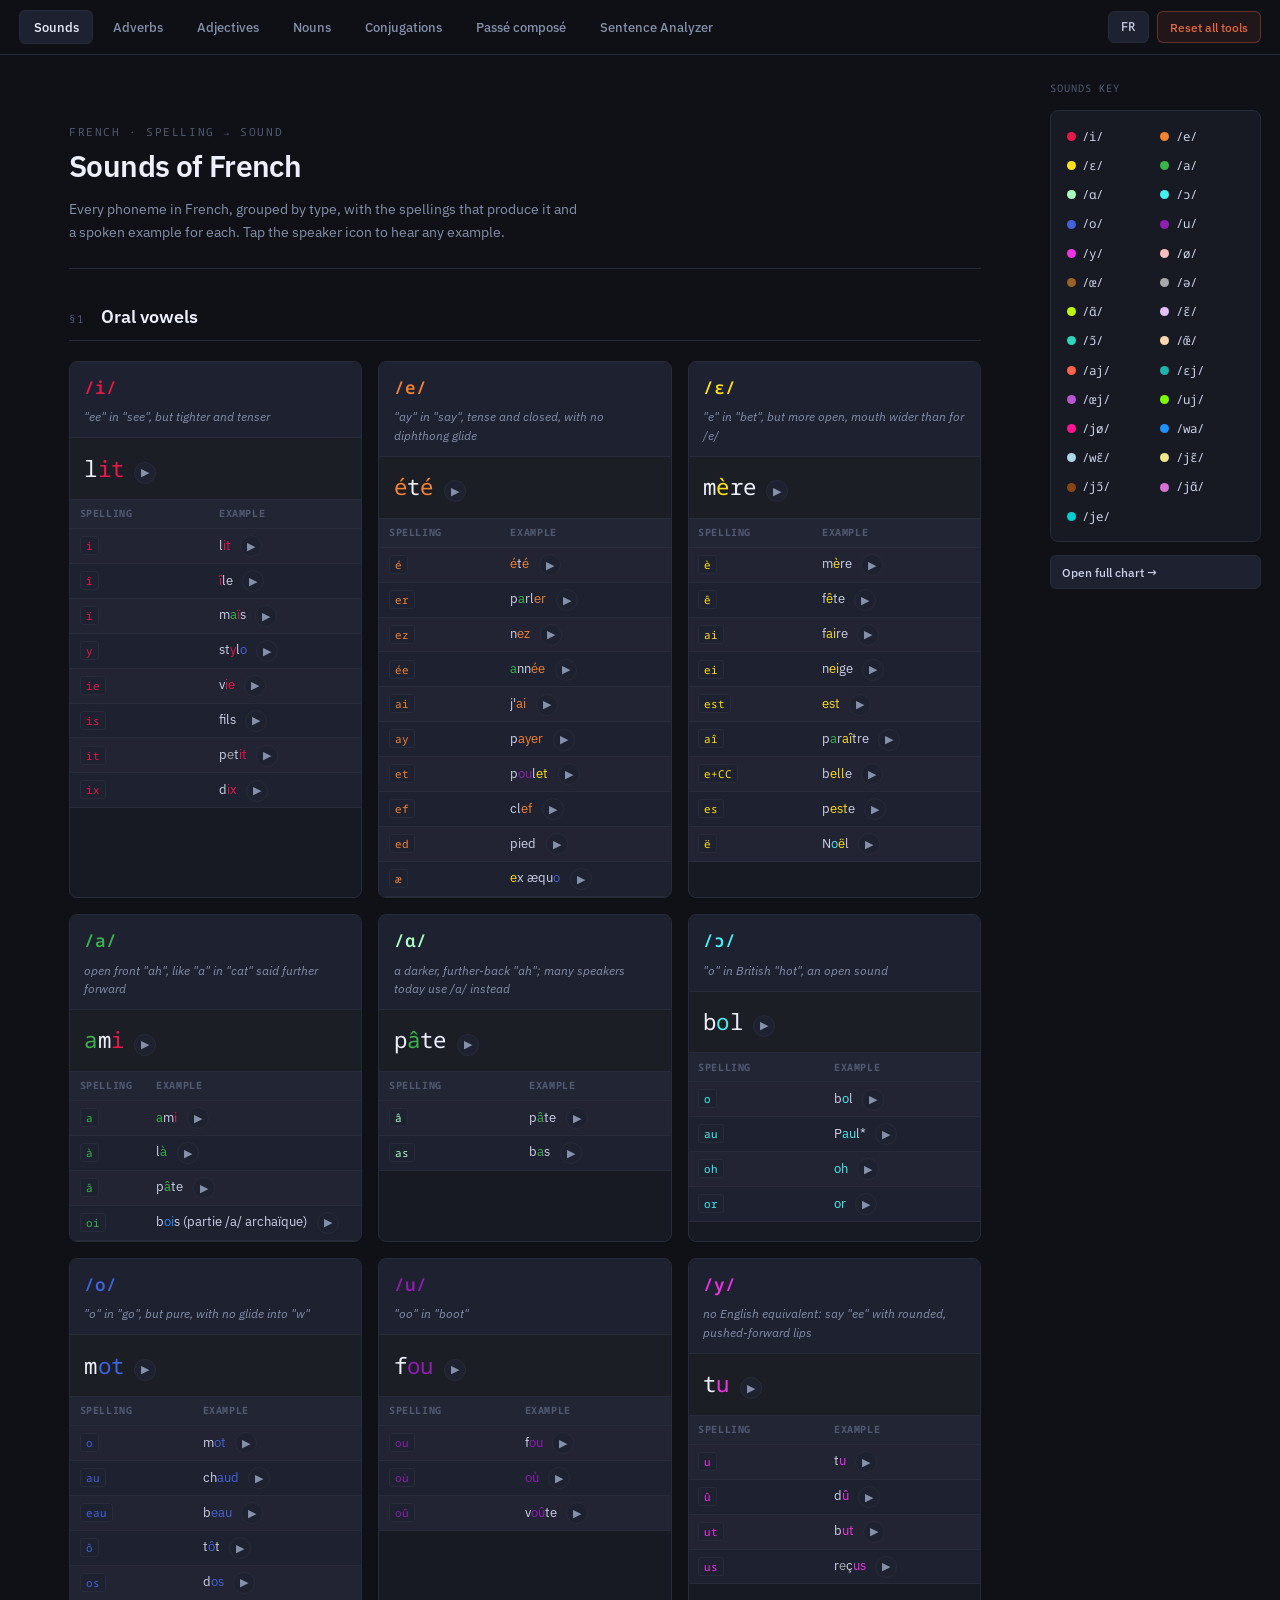
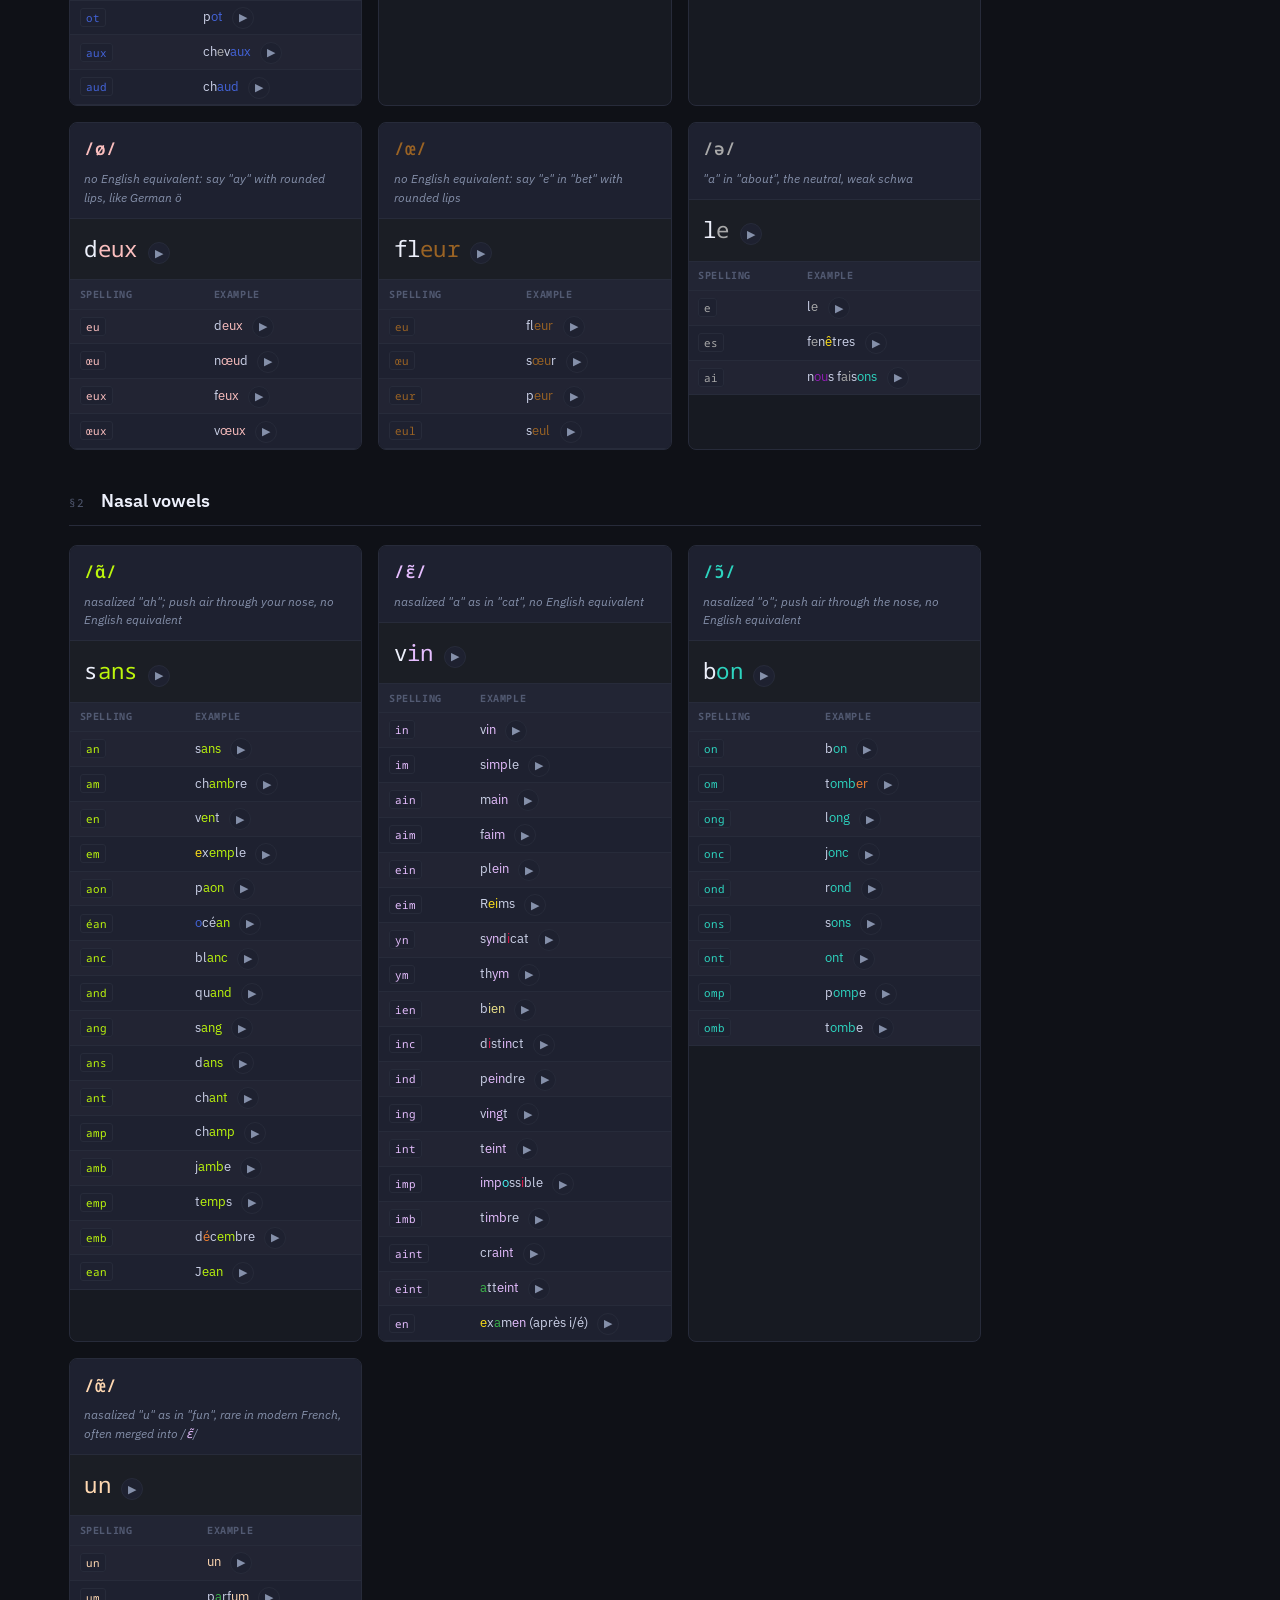
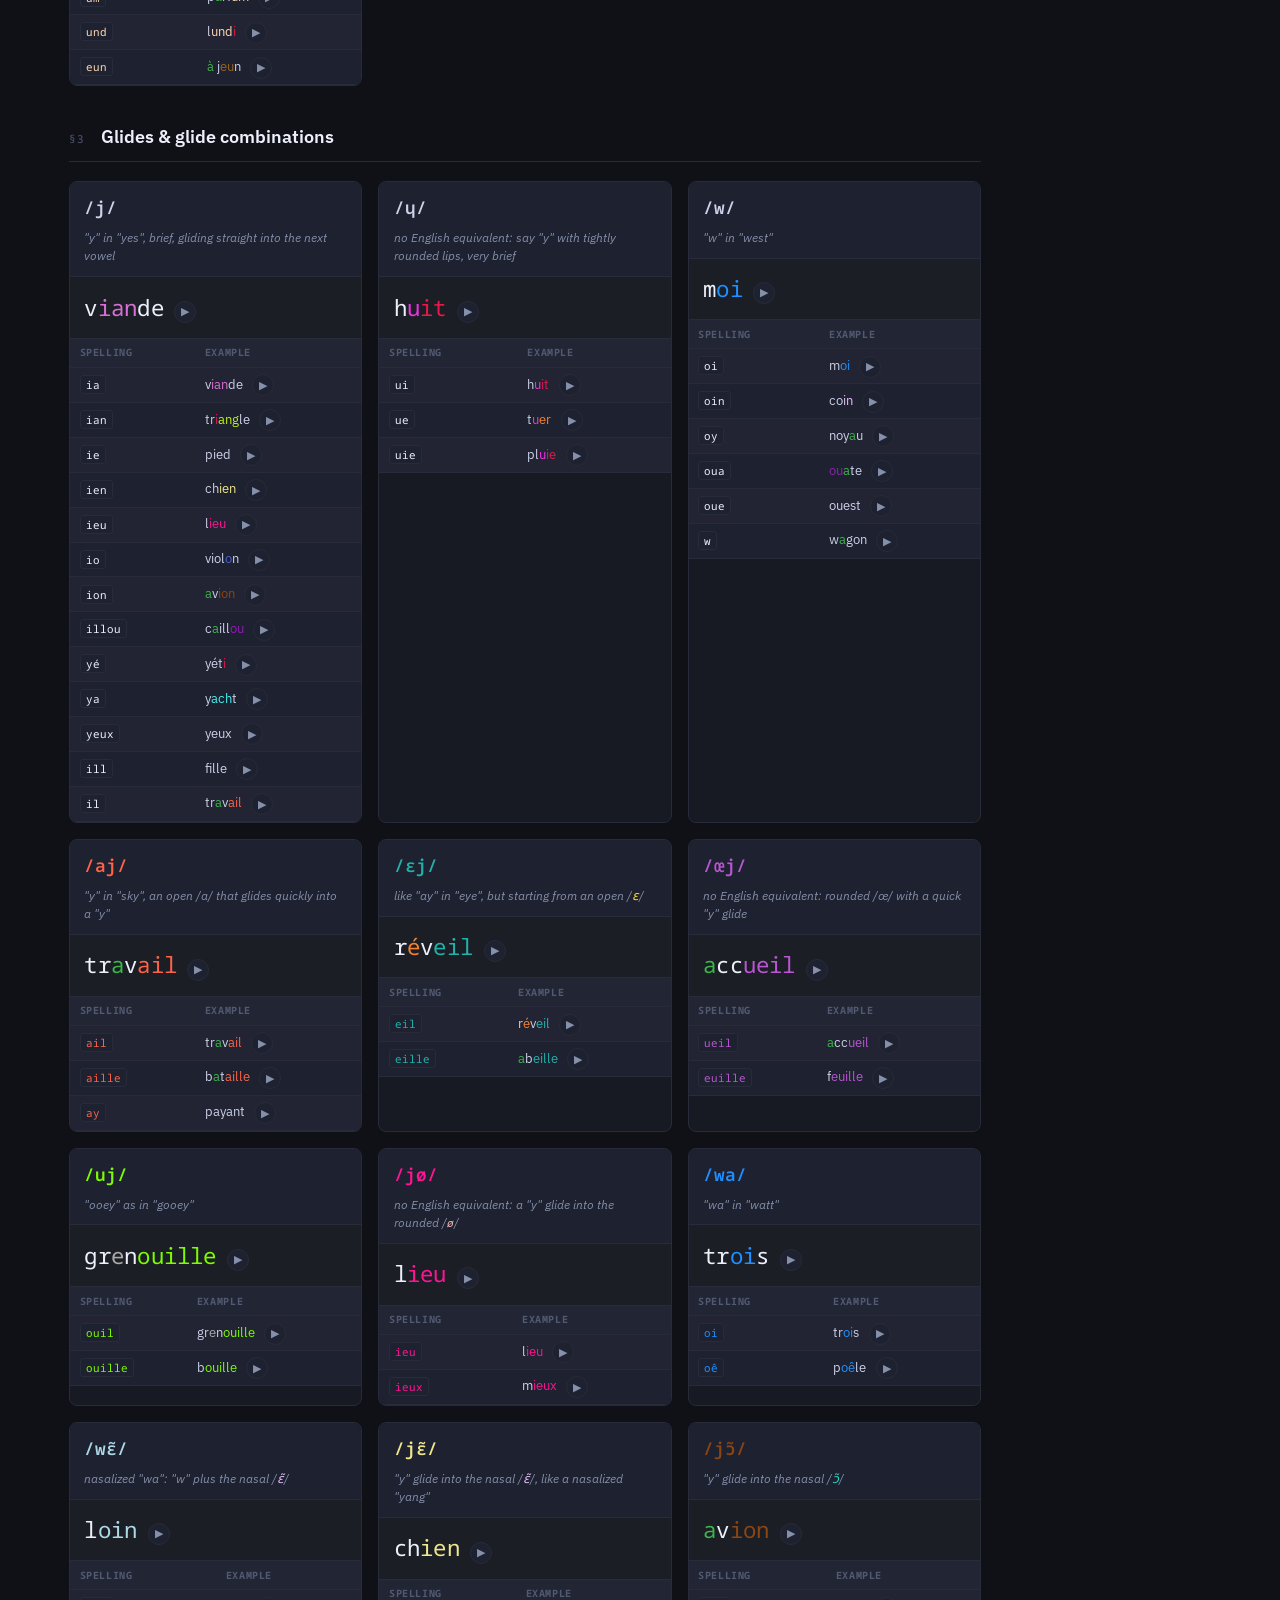
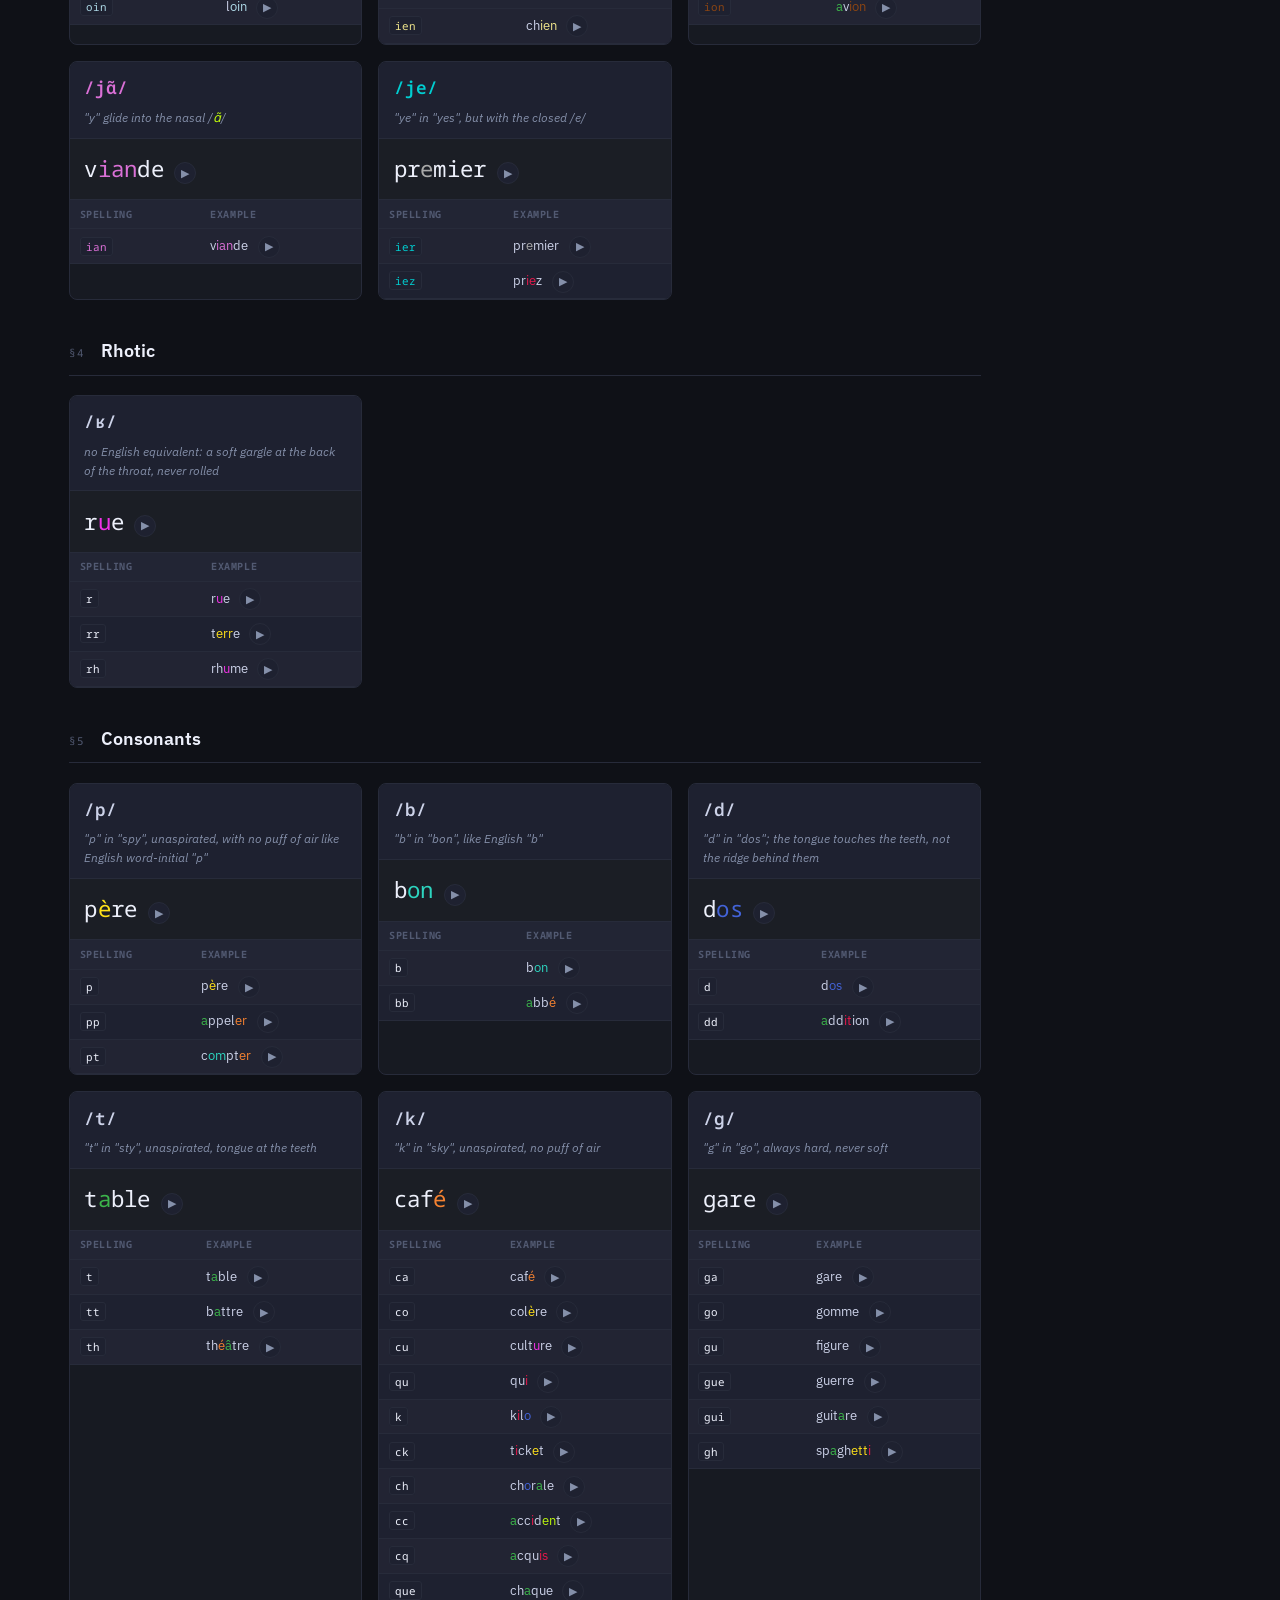
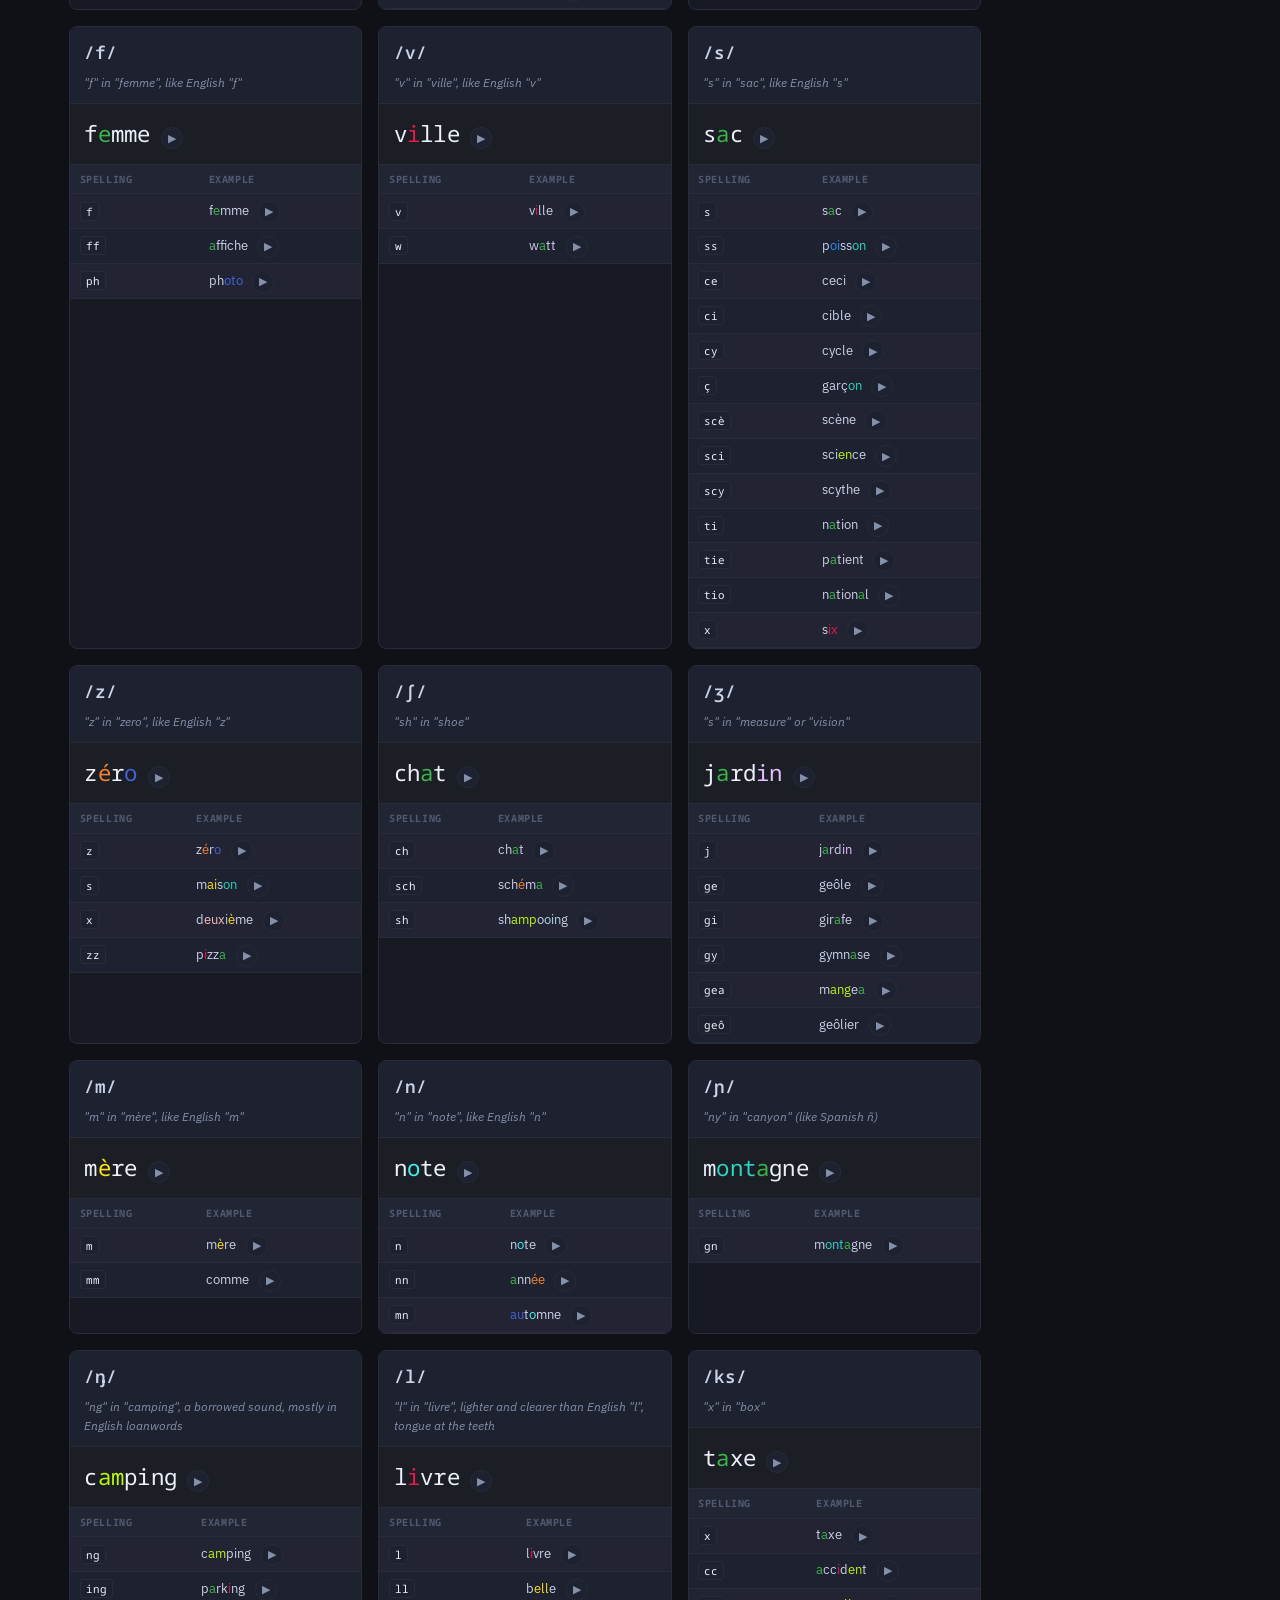
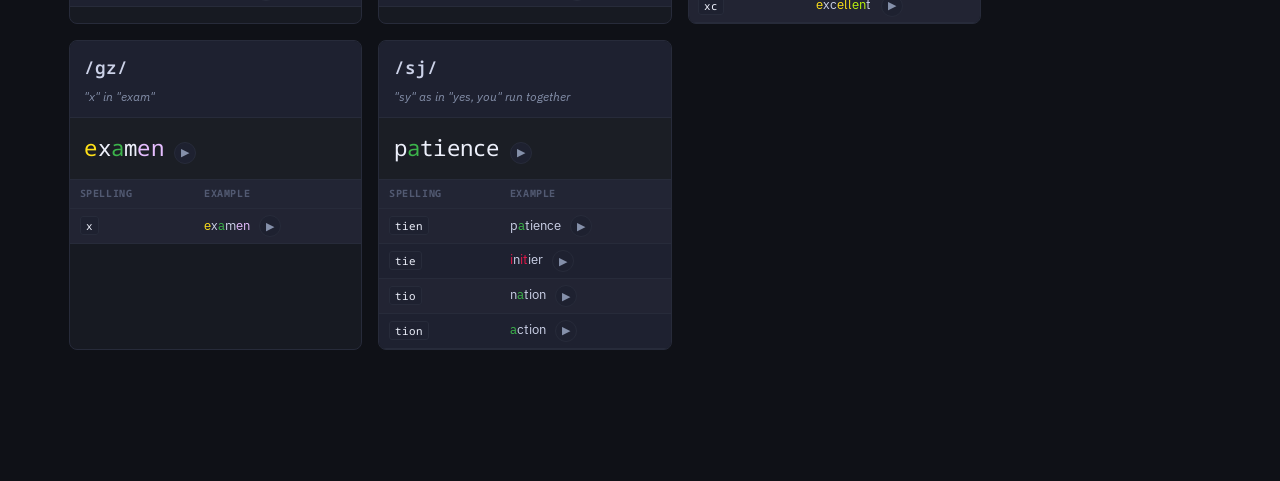
<file: index.html>
<!DOCTYPE html>
<html lang="en">
<head>
<meta charset="UTF-8">
<meta name="viewport" content="width=device-width, initial-scale=1.0">
<title>Study Tools &middot; French</title>
<link rel="stylesheet" href="css/base.css">
<link rel="stylesheet" href="css/nav.css">
<link rel="stylesheet" href="css/wizard.css">
<link rel="stylesheet" href="css/pronunciation.css">
<link rel="stylesheet" href="css/rail.css">
</head>
<body>

<header class="topnav" id="topnav"></header>
<div class="app-body">
  <div id="app-root"></div>
  <aside id="phoneme-rail"></aside>
</div>
<button class="rail-toggle-btn" id="rail-toggle" type="button"></button>

<div class="sons-drawer" id="sons-drawer">
  <div class="sons-drawer-backdrop"></div>
  <div class="sons-drawer-panel">
    <button class="sons-drawer-close" id="sons-drawer-close" type="button">✕</button>
    <div class="sons-drawer-content" id="sons-drawer-content"></div>
  </div>
</div>

<script src="js/i18n.js"></script>
<script src="js/state.js"></script>
<script src="js/speech.js"></script>
<script src="js/phoneme-palette.js"></script>
<script src="js/phoneme-color.js"></script>
<script src="js/data-helpers.js"></script>
<script src="js/wizard-engine.js"></script>
<script src="data/adverbes-formation.js"></script>
<script src="data/adverbes-placement.js"></script>
<script src="data/adjectifs-formation.js"></script>
<script src="data/adjectifs-placement.js"></script>
<script src="data/noms-genre.js"></script>
<script src="data/noms-pluriel.js"></script>
<script src="data/passe-compose.js"></script>
<script src="data/sons.js"></script>
<script src="data/sons-breakdown.js"></script>
<script src="data/conjugations.js"></script>
<script src="data/word-dictionary.js"></script>
<script src="js/lib/translate.js"></script>
<script src="js/lib/nlp-engines.js"></script>
<script src="js/word-phoneme-color.js"></script>
<script src="js/tools/adverbes.js"></script>
<script src="js/tools/adjectifs.js"></script>
<script src="js/tools/noms.js"></script>
<script src="js/tools/passe-compose.js"></script>
<script src="js/tools/sons.js"></script>
<script src="js/tools/conjugations.js"></script>
<script src="js/tools/analyzer.js"></script>
<script src="js/components/phoneme-rail.js"></script>
<script src="js/components/sons-drawer.js"></script>
<script src="js/app.js"></script>
</body>
</html>
</file>
<file: css/base.css>
/* Noto Sans for IPA — excellent Unicode coverage, designed for phonetics */
@import url('https://fonts.googleapis.com/css2?family=Noto+Sans:ital,wght@0,400;0,500;0,600;1,400&family=Noto+Sans+Mono:wght@400;500&family=IBM+Plex+Sans:ital,wght@0,400;0,500;0,600;1,400&display=swap');

:root {
  --bg:      #0f1117;
  --surface: #171a22;
  --surface2:#1e2130;
  --surface3:#242838;
  --border:  #272b3a;
  --muted:   #525a72;
  --dim:     #8590aa;
  --text:    #ccd2e8;
  --bright:  #edf0fb;

  /* phoneme type colors — the only category-coding color system on the site */
  --ph-vowel:   #f5a623;
  --ph-nasal:   #d080f0;
  --ph-cons:    #60c8e8;
  --ph-rhotic:  #50e0b0;
  --ph-glide:   #90e060;

  /* fixed, meaning-independent accents (not tied to any grammar category) */
  --accent:      #3ec28a;
  --accent-bg:   rgba(62,194,138,0.09);
  --danger:      #e06840;
  --danger-bg:   rgba(224,104,64,0.09);
  --highlight:   #e8b830;
  --highlight-bg:rgba(232,184,48,0.09);
}

* { box-sizing: border-box; margin: 0; padding: 0; }

html, body { height: 100%; }

body {
  background: var(--bg);
  color: var(--text);
  font-family: 'IBM Plex Sans', 'Noto Sans', sans-serif;
  font-size: 15px;
  line-height: 1.7;
}

.ipa {
  font-family: 'Noto Sans Mono', 'Noto Sans', monospace;
}

.v  { color: var(--ph-vowel);  }
.nv { color: var(--ph-nasal);  }
.c, .z { color: var(--ph-cons);   }
.r  { color: var(--ph-rhotic); }
.g  { color: var(--ph-glide);  }
.br { color: var(--muted); }

.c-stem    { color: var(--muted);   }
.c-bright  { color: var(--bright);  }

.say {
  display: inline-flex;
  align-items: center;
  justify-content: center;
  width: 22px; height: 22px;
  border-radius: 50%;
  border: 1px solid var(--border);
  background: var(--surface2);
  color: var(--dim);
  cursor: pointer;
  font-size: 0.7rem;
  margin-left: 0.4rem;
  vertical-align: middle;
  transition: background 0.15s, color 0.15s, border-color 0.15s;
  flex-shrink: 0;
}
.say:hover { background: var(--border); color: var(--bright); }
.say.playing { color: var(--accent); border-color: var(--accent); }

code {
  font-family: 'Noto Sans Mono', monospace;
  font-size: 0.85em;
  background: var(--surface2);
  border: 1px solid var(--border);
  padding: 1px 5px;
  border-radius: 3px;
  color: var(--bright);
}

a { color: inherit; }

/* ── generic section chrome, reused across tools ── */
.tool-main { max-width: 960px; margin: 0 auto; padding: 2rem 1.5rem 6rem; }

.tool-header {
  padding: 2.2rem 0 1.5rem;
  border-bottom: 1px solid var(--border);
  margin-bottom: 2rem;
}
.tool-header .eyebrow {
  font-family: 'Noto Sans Mono', monospace;
  font-size: 0.7rem;
  letter-spacing: 0.14em;
  text-transform: uppercase;
  color: var(--muted);
  margin-bottom: 0.5rem;
}
.tool-header h1 {
  font-size: 1.9rem;
  font-weight: 600;
  color: var(--bright);
  line-height: 1.15;
  letter-spacing: -0.02em;
}
.tool-header h1 em { font-style: italic; font-weight: 400; color: var(--accent); }
.tool-header .intro {
  margin-top: 0.8rem;
  font-size: 0.9rem;
  color: var(--dim);
  max-width: 64ch;
  line-height: 1.65;
}

.sh {
  display: flex; align-items: baseline; gap: 1rem;
  margin-bottom: 1.2rem; padding-bottom: 0.5rem;
  border-bottom: 1px solid var(--border);
}
.sh-marker {
  font-family: 'Noto Sans Mono', monospace;
  font-size: 0.68rem; color: var(--muted);
  letter-spacing: 0.1em; text-transform: uppercase; flex-shrink: 0;
}
.sh h2 { font-size: 1.15rem; font-weight: 600; color: var(--bright); }

p.prose {
  font-size: 0.9rem; color: var(--dim);
  max-width: 70ch; margin-bottom: 1rem; line-height: 1.7;
}
p.prose strong { color: var(--text); font-weight: 600; }
p.prose em { font-style: italic; color: var(--text); }

.callout {
  border-left: 3px solid var(--border);
  padding: 0.75rem 1.1rem;
  border-radius: 0 4px 4px 0;
  font-size: 0.87rem; color: var(--dim);
  margin: 1.1rem 0; line-height: 1.65;
}
.callout strong { color: var(--text); }
.callout.neutral { border-color: var(--border);  background: var(--surface);    }

::selection { background: var(--accent); color: #0f1117; }

[hidden] { display: none !important; }

@media (max-width: 620px) {
  .tool-header h1 { font-size: 1.5rem; }
}
</file>
<file: css/nav.css>
.topnav {
  position: sticky; top: 0; z-index: 50;
  display: flex; align-items: center; gap: 1.2rem;
  background: rgba(15,17,23,0.92);
  backdrop-filter: blur(8px);
  border-bottom: 1px solid var(--border);
  padding: 0.6rem 1.2rem;
}

.topnav .brand {
  font-family: 'Noto Sans Mono', monospace;
  font-size: 0.72rem;
  letter-spacing: 0.1em;
  text-transform: uppercase;
  color: var(--muted);
  flex-shrink: 0;
  display: none;
}

.tool-tabs {
  display: flex;
  gap: 0.3rem;
  flex: 1;
  overflow-x: auto;
  scrollbar-width: none;
}
.tool-tabs::-webkit-scrollbar { display: none; }

.tool-tab {
  appearance: none; border: 1px solid transparent; background: transparent;
  color: var(--dim);
  font-family: inherit; font-size: 0.83rem; font-weight: 500;
  padding: 0.45rem 0.85rem;
  border-radius: 6px;
  cursor: pointer;
  white-space: nowrap;
  transition: background 0.15s, color 0.15s, border-color 0.15s;
}
.tool-tab:hover { color: var(--bright); background: var(--surface2); }
.tool-tab[aria-selected="true"] {
  color: var(--bright);
  background: var(--surface2);
  border-color: var(--border);
}
.tool-tab .dot {
  display: inline-block; width: 6px; height: 6px; border-radius: 50%;
  margin-right: 0.5rem; vertical-align: middle;
}

.topnav .nav-actions {
  display: flex; align-items: center; gap: 0.5rem;
  flex-shrink: 0;
}

.nav-btn {
  appearance: none;
  background: var(--surface2);
  border: 1px solid var(--border);
  color: var(--text);
  font-family: inherit; font-size: 0.78rem; font-weight: 500;
  padding: 0.42rem 0.75rem;
  border-radius: 6px;
  cursor: pointer;
  transition: background 0.15s, color 0.15s, border-color 0.15s;
  white-space: nowrap;
}
.nav-btn:hover { background: var(--border); color: var(--bright); }

.nav-btn.lang-btn {
  font-family: 'Noto Sans Mono', monospace;
  letter-spacing: 0.03em;
}

.nav-btn.reset-all {
  color: var(--danger);
  border-color: rgba(224,104,64,0.35);
  background: var(--danger-bg);
}
.nav-btn.reset-all:hover {
  background: rgba(224,104,64,0.2);
  color: #ffb499;
}

.confirm-overlay {
  position: fixed; inset: 0; z-index: 100;
  background: rgba(0,0,0,0.55);
  display: flex; align-items: center; justify-content: center;
  padding: 1.2rem;
}
.confirm-box {
  background: var(--surface2);
  border: 1px solid var(--border);
  border-radius: 10px;
  padding: 1.4rem 1.5rem;
  max-width: 380px;
  width: 100%;
  box-shadow: 0 12px 40px rgba(0,0,0,0.5);
}
.confirm-msg {
  font-size: 0.9rem;
  color: var(--text);
  line-height: 1.6;
  margin-bottom: 1.2rem;
}
.confirm-actions {
  display: flex; justify-content: flex-end; gap: 0.6rem;
}

@media (max-width: 720px) {
  .topnav { flex-wrap: wrap; padding: 0.5rem 0.7rem; gap: 0.5rem; }
  .tool-tabs { order: 2; flex-basis: 100%; }
  .nav-actions { order: 1; flex: 1; justify-content: flex-end; }
  .tool-tab { padding: 0.4rem 0.6rem; font-size: 0.78rem; }
  .nav-btn { padding: 0.4rem 0.55rem; font-size: 0.72rem; }
  .nav-btn.reset-all { padding: 0.4rem 0.5rem; }
}

@media (max-width: 420px) {
  .nav-btn.reset-all { font-size: 0; padding: 0.4rem; }
  .nav-btn.reset-all::before { content: "\21bb"; font-size: 1rem; }
}
</file>
<file: css/wizard.css>
.wizard {
  display: grid;
  grid-template-columns: 300px 1fr;
  gap: 2rem;
  align-items: start;
  margin-bottom: 2.5rem;
}

.wizard-sidebar {
  position: sticky;
  top: 4.2rem;
  background: var(--surface);
  border: 1px solid var(--border);
  border-radius: 8px;
  padding: 1rem;
  max-height: calc(100vh - 6rem);
  overflow-y: auto;
}

.wizard-sidebar .ws-title {
  font-family: 'Noto Sans Mono', monospace;
  font-size: 0.65rem;
  text-transform: uppercase;
  letter-spacing: 0.1em;
  color: var(--muted);
  margin-bottom: 0.7rem;
}

.wizard-sidebar .ws-empty {
  font-size: 0.8rem;
  color: var(--muted);
  font-style: italic;
  padding: 0.3rem 0;
}

.ws-step {
  display: block;
  width: 100%;
  text-align: left;
  background: var(--surface2);
  border: 1px solid var(--border);
  border-left: 3px solid var(--muted);
  border-radius: 6px;
  padding: 0.55rem 0.7rem;
  margin-bottom: 0.5rem;
  cursor: pointer;
  font-family: inherit;
  color: var(--text);
  transition: background 0.15s, border-color 0.15s;
}
.ws-step:hover { background: var(--surface3); border-color: var(--dim); }
.ws-step:last-child { margin-bottom: 0; }

.ws-step .ws-q {
  font-size: 0.72rem;
  color: var(--dim);
  margin-bottom: 0.25rem;
  line-height: 1.4;
}
.ws-step .ws-a {
  font-size: 0.82rem;
  font-weight: 500;
  color: var(--bright);
}
.ws-step .ws-redo {
  float: right;
  font-size: 0.65rem;
  color: var(--muted);
  font-family: 'Noto Sans Mono', monospace;
  text-transform: uppercase;
  letter-spacing: 0.04em;
}

.wizard-panel {
  min-width: 0;
}

.wq-box {
  background: var(--surface);
  border: 1px solid var(--border);
  border-radius: 8px;
  padding: 1.4rem 1.6rem;
  margin-bottom: 1.2rem;
}

.wq-text {
  font-size: 1.05rem;
  font-weight: 600;
  color: var(--bright);
  line-height: 1.45;
  margin-bottom: 0.4rem;
}

.wq-note {
  font-size: 0.82rem;
  color: var(--dim);
  font-style: italic;
  margin-bottom: 1.1rem;
  line-height: 1.6;
}

.wq-options {
  display: flex;
  flex-wrap: wrap;
  gap: 0.6rem;
}

.wq-opt {
  appearance: none;
  background: var(--surface2);
  border: 1px solid var(--border);
  border-left: 3px solid var(--muted);
  color: var(--bright);
  font-family: inherit;
  font-size: 0.9rem;
  font-weight: 500;
  padding: 0.65rem 1.1rem;
  border-radius: 6px;
  cursor: pointer;
  transition: background 0.15s, border-color 0.15s, transform 0.1s;
  flex: 1 1 auto;
  min-width: 140px;
  text-align: left;
}
.wq-opt:hover { background: var(--surface3); }
.wq-opt:active { transform: scale(0.98); }
.wq-opt .wq-opt-label { display: block; }
.wq-opt .wq-opt-sub {
  display: block;
  font-size: 0.72rem;
  color: var(--dim);
  font-weight: 400;
  margin-top: 0.15rem;
}

.wr-card {
  background: var(--surface);
  border: 1px solid var(--border);
  border-left: 3px solid var(--muted);
  border-radius: 8px;
  padding: 1.1rem 1.4rem;
  margin-bottom: 1.2rem;
}
.wr-card .wr-title {
  font-weight: 600;
  font-size: 0.95rem;
  color: var(--bright);
  margin-bottom: 0.6rem;
}
.wr-card .wr-note {
  font-size: 0.8rem;
  color: var(--dim);
  font-style: italic;
  margin-top: 0.6rem;
  line-height: 1.6;
}
.wr-card.muted { color: var(--dim); font-size: 0.85rem; }

.wr-end {
  display: flex; align-items: center; gap: 0.9rem;
  background: var(--accent-bg);
  border: 1px solid rgba(62,194,138,0.35);
  border-radius: 8px;
  padding: 1.2rem 1.5rem;
  margin-bottom: 1.2rem;
}
.wr-end .wr-end-check {
  font-size: 1.4rem; color: var(--accent);
}
.wr-end .wr-end-title {
  font-weight: 600; font-size: 1rem; color: var(--bright);
}

.wiz-restart {
  appearance: none;
  background: var(--surface2);
  border: 1px solid var(--border);
  color: var(--text);
  font-family: inherit; font-size: 0.82rem; font-weight: 500;
  padding: 0.5rem 0.9rem;
  border-radius: 6px;
  cursor: pointer;
}
.wiz-restart:hover { background: var(--border); color: var(--bright); }

/* mini/summary tables reused across wizard result cards */
.mini-table, .summary-table {
  border-collapse: collapse; width: 100%; font-size: 0.8rem;
  margin-top: 0.5rem;
  border: 1px solid var(--border);
  background: var(--surface2);
}
.mini-table th, .summary-table th {
  font-family: 'Noto Sans Mono', monospace;
  font-size: 0.63rem; text-transform: uppercase; letter-spacing: 0.06em;
  color: var(--muted); padding: 0.35rem 0.6rem; text-align: left;
  border: 1px solid var(--border);
  background: rgba(255,255,255,0.02);
}
.mini-table td, .summary-table td {
  padding: 0.35rem 0.6rem;
  border: 1px solid var(--border);
  color: var(--text);
}
.mini-table tr:nth-child(odd) td, .summary-table tr:nth-child(odd) td { background: rgba(255,255,255,0.015); }

.tag {
  display: inline-block;
  font-size: 0.62rem;
  font-weight: 500;
  padding: 1px 7px;
  border-radius: 10px;
  margin-right: 4px;
  background: var(--highlight-bg);
  color: var(--highlight);
  font-family: 'Noto Sans Mono', monospace;
  text-transform: uppercase;
  letter-spacing: 0.04em;
}

.wr-note-inline { color: var(--muted); font-size: 0.82em; font-style: italic; }

.ref-section { margin-top: 2.5rem; }
.ref-section .table-title { font-weight: 600; font-size: 0.9rem; color: var(--bright); margin-bottom: 0.6rem; }
.ref-block { margin-bottom: 1.8rem; }

@media (max-width: 820px) {
  .wizard { grid-template-columns: 1fr; }
  .wizard-sidebar { position: static; max-height: none; }
}
</file>
<file: css/pronunciation.css>
.end-mark { color: var(--bright); font-weight: 600; text-decoration: underline; text-decoration-color: var(--border); text-underline-offset: 2px; }

.ph-legend {
  display: flex; flex-wrap: wrap; gap: 0.5rem 1.6rem;
  padding: 0.9rem 1.1rem;
  background: var(--surface2); border: 1px solid var(--border);
  border-radius: 5px; margin-bottom: 1.5rem;
}
.ph-leg { display: flex; align-items: center; gap: 0.45rem; font-size: 0.8rem; }
.ph-dot { width: 9px; height: 9px; border-radius: 50%; flex-shrink: 0; }

.mt-grid {
  display: grid; grid-template-columns: 1fr 1fr;
  gap: 1px; background: var(--border);
  border: 1px solid var(--border); border-radius: 6px;
  overflow: hidden; margin: 1.2rem 0;
}
.mt-cell { background: var(--surface); padding: 1rem 1.2rem; }
.mt-cell .label {
  font-family: 'Noto Sans Mono', monospace;
  font-size: 0.67rem; text-transform: uppercase;
  letter-spacing: 0.1em; color: var(--muted); margin-bottom: 0.3rem;
}
.mt-cell .term { font-size: 1rem; font-weight: 600; color: var(--bright); margin-bottom: 0.35rem; }
.mt-cell .def  { font-size: 0.85rem; color: var(--dim); line-height: 1.55; }

.phon-block { margin-bottom: 1.6rem; }
.phon-label {
  display: inline-flex; align-items: center; gap: 0.5rem;
  font-family: 'Noto Sans Mono', monospace;
  font-size: 0.68rem; text-transform: uppercase; letter-spacing: 0.1em;
  padding: 0.3rem 0.8rem; border-radius: 4px 4px 0 0;
  color: var(--bright); font-weight: 500;
  background: var(--surface3);
}

.phon-table {
  border-collapse: collapse; width: 100%;
  border: 1px solid var(--border); border-top: none;
  overflow: hidden; background: var(--surface);
}
.phon-table th {
  font-family: 'Noto Sans Mono', monospace;
  font-size: 0.65rem; text-transform: uppercase; letter-spacing: 0.08em;
  color: var(--muted); padding: 0.45rem 0.8rem; text-align: left;
  border-bottom: 1px solid var(--border);
  background: rgba(255,255,255,0.02); white-space: nowrap;
}
.phon-table td {
  padding: 0.5rem 0.8rem;
  border-bottom: 1px solid rgba(255,255,255,0.035);
  vertical-align: middle;
}
.phon-table tr:last-child td { border-bottom: none; }
td.pron { font-size: 0.8rem; color: var(--muted); font-weight: 600; width: 90px; white-space: nowrap; }
td.sound { font-size: 1.05rem; color: var(--bright); letter-spacing: 0.01em; font-family: 'Noto Sans Mono', monospace; }
td.ipa-col { font-size: 0.85rem; color: var(--dim); }
td.spell   { font-size: 0.8rem;  color: var(--dim); }
td.meaning { font-size: 0.8rem;  color: var(--dim); font-style: italic; }
tr.stable td { background: rgba(79,142,245,0.04); }

.sm-table {
  border-collapse: collapse; width: 100%; font-size: 0.88rem;
  border: 1px solid var(--border); border-radius: 5px;
  overflow: hidden; background: var(--surface);
}
.sm-table th {
  font-family: 'Noto Sans Mono', monospace;
  font-size: 0.65rem; text-transform: uppercase; letter-spacing: 0.08em;
  color: var(--muted); padding: 0.5rem 0.9rem; text-align: left;
  background: rgba(255,255,255,0.025); border-bottom: 1px solid var(--border);
}
.sm-table td { padding: 0.5rem 0.9rem; border-bottom: 1px solid rgba(255,255,255,0.035); vertical-align: top; }
.sm-table tr:last-child td { border-bottom: none; }
.sm-table td.sound-col { font-size: 1rem; white-space: nowrap; font-family: 'Noto Sans Mono', monospace; }

.irr-table {
  border-collapse: collapse; width: 100%;
  border: 1px solid var(--border);
  overflow: hidden; background: var(--surface);
  font-size: 0.85rem;
}
.irr-table th {
  font-family: 'Noto Sans Mono', monospace;
  font-size: 0.65rem; text-transform: uppercase; letter-spacing: 0.08em;
  color: var(--muted); padding: 0.45rem 0.8rem; text-align: left;
  border-bottom: 1px solid var(--border); background: rgba(255,255,255,0.025);
  white-space: nowrap;
}
.irr-table td { padding: 0.48rem 0.8rem; border-bottom: 1px solid rgba(255,255,255,0.03); vertical-align: middle; }
.irr-table tr:last-child td { border-bottom: none; }
.irr-table td.verb-col {
  font-family: 'Noto Sans Mono', monospace; font-size: 0.92rem;
  color: var(--bright); font-weight: 500; width: 110px;
}
.irr-table td.verb-col .say { margin-left: 0.5rem; }
.irr-table td.ipa-irr { font-family: 'Noto Sans Mono', monospace; font-size: 0.88rem; }
.irr-table td.note-col { font-size: 0.8rem; color: var(--dim); }
.irr-table tbody tr:nth-child(even) td { background: rgba(255,255,255,0.015); }

.rel {
  display: grid; grid-template-columns: 1fr 28px 1fr;
  border: 1px solid var(--border); border-radius: 6px;
  overflow: hidden; margin: 1.2rem 0; background: var(--surface);
}
.rel-col { padding: 1.1rem 1.2rem; }
.rel-divider { display: flex; align-items: center; justify-content: center; background: var(--border); color: var(--muted); font-size: 0.85rem; }
.rel-col .col-label { font-family: 'Noto Sans Mono', monospace; font-size: 0.67rem; text-transform: uppercase; letter-spacing: 0.1em; margin-bottom: 0.6rem; }
.rel-col .big-ipa { font-family: 'Noto Sans Mono', monospace; font-size: 1.4rem; line-height: 1.3; margin-bottom: 0.5rem; }
.rel-col p { font-size: 0.83rem; color: var(--dim); line-height: 1.55; }

.son-grid {
  display: grid;
  grid-template-columns: repeat(auto-fill, minmax(220px, 1fr));
  gap: 1rem;
  margin-bottom: 2.2rem;
}
.son-card {
  background: var(--surface);
  border: 1px solid var(--border);
  border-radius: 8px;
  overflow: hidden;
}
.son-head {
  padding: 0.7rem 0.9rem;
  background: var(--surface2);
  border-bottom: 1px solid var(--border);
}
.son-ipa { font-size: 1.1rem; font-weight: 600; display: block; }
.son-sounds-like {
  font-size: 0.78rem;
  color: var(--dim);
  font-style: italic;
  margin-top: 0.3rem;
  line-height: 1.5;
  font-family: 'IBM Plex Sans', sans-serif;
}
.son-hero {
  padding: 0.7rem 0.9rem;
  border-bottom: 1px solid var(--border);
  background: rgba(255,255,255,0.015);
}
.son-hero-word {
  font-family: 'Noto Sans Mono', monospace;
  font-size: 1.4rem;
  color: var(--bright);
  letter-spacing: 0.01em;
}
.son-table { border: none; margin-top: 0; }
.son-table th, .son-table td { border-left: none; border-right: none; }
.son-table tr:first-child th { border-top: none; }

/* ── conjugation paradigm tables ── */
.conj-model-line {
  display: flex; align-items: baseline; gap: 0.6rem;
  margin: 1.2rem 0 0.6rem;
}
.conj-model-verb {
  font-family: 'Noto Sans Mono', monospace; font-weight: 600; font-size: 1.05rem;
  color: var(--bright); font-style: italic;
}
.conj-model-meaning { font-size: 0.82rem; color: var(--dim); }

.conj-table-wrap { overflow-x: auto; margin-bottom: 1rem; }
.conj-table {
  border-collapse: collapse; width: 100%;
  min-width: 560px;
  border: 1px solid var(--border);
  background: var(--surface);
  table-layout: fixed;
}
.conj-table th {
  font-family: 'Noto Sans Mono', monospace;
  font-size: 0.63rem; text-transform: uppercase; letter-spacing: 0.06em;
  color: var(--muted); padding: 0.4rem 0.5rem; text-align: left;
  border: 1px solid var(--border);
  background: rgba(255,255,255,0.02);
}
.conj-pron-col { width: 13%; font-family: 'Noto Sans Mono', monospace; font-size: 0.78rem; color: var(--dim); }
.conj-cell {
  padding: 0.4rem 0.5rem;
  border: 1px solid var(--border);
  vertical-align: top;
}
.conj-cell .ipa { font-size: 0.92rem; display: block; }
.conj-spell {
  display: block; font-size: 0.72rem; color: var(--muted); margin-top: 0.15rem;
}
.conj-spell .say { width: 16px; height: 16px; font-size: 0.55rem; margin-left: 0.3rem; }

.conj-verblist-title {
  font-family: 'Noto Sans Mono', monospace;
  font-size: 0.65rem; text-transform: uppercase; letter-spacing: 0.08em;
  color: var(--muted); margin: 1rem 0 0.4rem;
}
.conj-verblist td:first-child { font-style: italic; color: var(--text); }

/* ── sentence analyzer ── */
.analyzer-input-wrap { margin: 1.2rem 0 0.8rem; }
.analyzer-input {
  width: 100%;
  background: var(--surface);
  border: 1px solid var(--border);
  border-radius: 8px;
  color: var(--bright);
  font-family: 'IBM Plex Sans', sans-serif;
  font-size: 1rem;
  padding: 0.9rem 1.1rem;
  resize: vertical;
  line-height: 1.6;
}
.analyzer-input:focus { outline: none; border-color: var(--dim); }
.analyzer-input::placeholder { color: var(--muted); }

.analyzer-input-actions { display: flex; justify-content: flex-end; margin-top: 0.5rem; }
.analyzer-play-all {
  display: inline-flex; align-items: center; gap: 0.4rem;
  border: 1px solid var(--border); border-radius: 999px;
  background: var(--surface2); color: var(--dim);
  font-family: inherit; font-size: 0.8rem;
  padding: 0.35rem 0.9rem; cursor: pointer;
  transition: background 0.15s, color 0.15s, border-color 0.15s;
}
.analyzer-play-all:hover { background: var(--border); color: var(--bright); }
.analyzer-play-all.playing { color: var(--accent); border-color: var(--accent); }


.analyzer-tokens {
  display: flex; flex-wrap: wrap; align-items: flex-start; gap: 0.5rem 0.3rem;
  padding: 1.2rem;
  background: var(--surface);
  border: 1px solid var(--border);
  border-radius: 8px;
  margin-bottom: 1.5rem;
  line-height: 1.4;
}
.analyzer-punct { color: var(--dim); align-self: center; }

.token-card {
  background: var(--surface2);
  border: 1px solid var(--border);
  border-radius: 6px;
  padding: 0.5rem 0.7rem;
  min-width: 64px;
  text-align: center;
}
.token-word { font-weight: 600; color: var(--bright); font-size: 0.95rem; }
.token-word .say { width: 16px; height: 16px; font-size: 0.55rem; margin-left: 0.25rem; }
.token-pos {
  font-family: 'Noto Sans Mono', monospace; font-size: 0.62rem;
  text-transform: uppercase; letter-spacing: 0.05em; color: var(--muted);
  margin: 0.2rem 0;
}
.token-ipa { font-family: 'Noto Sans Mono', monospace; font-size: 0.85rem; }

.analyzer-legend { display: flex; flex-wrap: wrap; gap: 0.5rem 1.2rem; margin-bottom: 2rem; }
.analyzer-legend-item { font-size: 0.8rem; color: var(--dim); }
.analyzer-legend-item code { margin-right: 0.3rem; }

.translate-grid {
  display: grid; grid-template-columns: 1fr 1fr; gap: 1rem;
  margin-bottom: 2rem;
}
.translate-panel {
  background: var(--surface); border: 1px solid var(--border); border-radius: 8px;
  padding: 1rem 1.1rem;
}
.translate-head {
  display: flex; align-items: center; justify-content: space-between;
  font-weight: 600; font-size: 0.85rem; color: var(--bright); margin-bottom: 0.6rem;
}
.translate-open {
  font-size: 0.72rem; color: var(--muted); text-decoration: none;
  font-family: 'Noto Sans Mono', monospace;
}
.translate-open:hover { color: var(--bright); }
.translate-open.is-disabled { pointer-events: none; opacity: 0.4; }
.translate-body { font-size: 0.92rem; color: var(--text); line-height: 1.6; min-height: 1.6rem; }
.translate-muted { color: var(--muted); font-style: italic; font-size: 0.85rem; }
.translate-error .translate-body { color: var(--dim); }
.translate-key-row { margin-top: 0.8rem; }
.translate-key-input {
  width: 100%; background: var(--surface2); border: 1px solid var(--border);
  border-radius: 6px; color: var(--bright); font-size: 0.82rem;
  padding: 0.45rem 0.6rem; font-family: 'Noto Sans Mono', monospace;
}
.translate-key-input:focus { outline: none; border-color: var(--dim); }
.translate-key-note { font-size: 0.68rem; color: var(--muted); margin-top: 0.4rem; line-height: 1.5; }

@media (max-width: 620px) {
  .translate-grid { grid-template-columns: 1fr; }
}

/* ── static (non-interactive) decision flowchart ── */
.flow {
  display: flex; flex-direction: column; align-items: center;
  margin: 1.4rem 0 1.8rem;
}
.flow-box {
  background: var(--surface); border: 1px solid var(--border); border-radius: 8px;
  padding: 0.65rem 1.1rem; font-size: 0.87rem; color: var(--bright);
  text-align: center; max-width: 420px;
}
.flow-start { border-radius: 20px; background: var(--surface2); font-weight: 600; }
.flow-arrow { color: var(--muted); font-size: 0.85rem; line-height: 1.2; margin: 0.3rem 0; }
.flow-branch-row {
  display: flex; gap: 1.6rem; justify-content: center; align-items: flex-start;
  width: 100%; margin-top: 0.3rem; flex-wrap: wrap;
}
.flow-branch { display: flex; flex-direction: column; align-items: center; flex: 1 1 200px; max-width: 260px; }
.flow-branch-label {
  font-family: 'Noto Sans Mono', monospace; font-size: 0.64rem; text-transform: uppercase;
  letter-spacing: 0.06em; color: var(--muted); margin-bottom: 0.3rem; text-align: center;
}
.flow-result {
  background: var(--surface2); border: 1px solid var(--border); border-radius: 6px;
  padding: 0.6rem 0.9rem; font-size: 0.85rem; color: var(--text); text-align: center;
  width: 100%;
}
.flow-result strong { color: var(--bright); }
.flow-note {
  font-size: 0.78rem; color: var(--dim); font-style: italic; text-align: center;
  margin-top: 0.8rem; max-width: 480px;
}

@media (max-width: 620px) {
  .mt-grid { grid-template-columns: 1fr; }
  .rel { grid-template-columns: 1fr; }
  td.sound { font-size: 0.9rem; }
  .son-grid { grid-template-columns: 1fr; }
  .flow-branch-row { flex-direction: column; align-items: center; }
  .flow-branch { max-width: 100%; }
}
</file>
<file: css/rail.css>
.app-body {
  display: flex;
  align-items: flex-start;
}

#app-root { flex: 1; min-width: 0; }

#phoneme-rail {
  width: 230px;
  flex-shrink: 0;
  position: sticky;
  top: 3.6rem;
  padding: 1.4rem 1.2rem 1.4rem 0;
  max-height: calc(100vh - 3.6rem);
  overflow-y: auto;
}

.rail-title {
  font-family: 'Noto Sans Mono', monospace;
  font-size: 0.65rem;
  text-transform: uppercase;
  letter-spacing: 0.1em;
  color: var(--muted);
  margin-bottom: 0.8rem;
}

.rail-legend {
  background: var(--surface);
  border: 1px solid var(--border);
  border-radius: 8px;
  padding: 0.9rem 1rem;
  display: flex;
  flex-direction: column;
  gap: 0.65rem;
}

.rail-leg {
  display: flex;
  align-items: center;
  gap: 0.5rem;
  font-size: 0.8rem;
  flex-wrap: wrap;
}

.rail-legend-vowels {
  display: grid;
  grid-template-columns: 1fr 1fr;
  gap: 0.5rem 0.6rem;
}
.rail-legend-vowels .rail-leg { gap: 0.4rem; font-size: 0.78rem; }

.rail-symbols {
  font-size: 0.72rem;
  color: var(--muted);
  margin-left: auto;
}

.rail-open-btn {
  appearance: none;
  width: 100%;
  margin-top: 0.8rem;
  background: var(--surface2);
  border: 1px solid var(--border);
  color: var(--text);
  font-family: inherit;
  font-size: 0.78rem;
  font-weight: 500;
  padding: 0.5rem 0.7rem;
  border-radius: 6px;
  cursor: pointer;
  text-align: left;
}
.rail-open-btn:hover { background: var(--border); color: var(--bright); }

.rail-toggle-btn {
  display: none;
}

.rail-overlay {
  position: fixed; inset: 0; z-index: 100;
  background: rgba(0,0,0,0.55);
  display: flex; align-items: flex-end; justify-content: flex-end;
  padding: 1rem;
}
.rail-overlay-box {
  background: var(--surface2);
  border: 1px solid var(--border);
  border-radius: 10px;
  padding: 1.2rem;
  width: 260px;
  max-width: 90vw;
  box-shadow: 0 12px 40px rgba(0,0,0,0.5);
}

.sons-drawer {
  position: fixed; inset: 0; z-index: 200;
  visibility: hidden; pointer-events: none;
}
.sons-drawer.open { visibility: visible; pointer-events: auto; }

.sons-drawer-backdrop {
  position: absolute; inset: 0;
  background: rgba(0,0,0,0.55);
  opacity: 0;
  transition: opacity 0.25s ease;
}
.sons-drawer.open .sons-drawer-backdrop { opacity: 1; }

.sons-drawer-panel {
  position: absolute; top: 0; right: 0; bottom: 0;
  width: min(760px, 92vw);
  background: var(--bg);
  border-left: 1px solid var(--border);
  box-shadow: -12px 0 40px rgba(0,0,0,0.5);
  overflow-y: auto;
  padding: 1.4rem 1.6rem 3rem;
  transform: translateX(100%);
  transition: transform 0.28s ease;
}
.sons-drawer.open .sons-drawer-panel { transform: translateX(0); }

.sons-drawer-close {
  position: sticky; top: 0; float: right;
  width: 34px; height: 34px;
  border-radius: 50%;
  border: 1px solid var(--border);
  background: var(--surface2);
  color: var(--dim);
  font-size: 0.95rem;
  cursor: pointer;
  z-index: 1;
}
.sons-drawer-close:hover { background: var(--border); color: var(--bright); }

.sons-drawer-content { clear: both; }

body.sons-drawer-lock { overflow: hidden; }

@media (max-width: 700px) {
  .sons-drawer-panel { width: 100vw; padding: 1.1rem 1.1rem 3rem; }
}

@media (max-width: 960px) {
  #phoneme-rail { display: none; }
  .rail-toggle-btn {
    display: flex;
    align-items: center;
    justify-content: center;
    position: fixed;
    right: 1.1rem;
    bottom: 1.1rem;
    z-index: 60;
    width: 46px;
    height: 46px;
    border-radius: 50%;
    background: var(--surface2);
    border: 1px solid var(--border);
    color: var(--bright);
    font-size: 1.2rem;
    cursor: pointer;
    box-shadow: 0 6px 20px rgba(0,0,0,0.4);
  }
  .rail-toggle-btn:hover { background: var(--border); }
}
</file>
